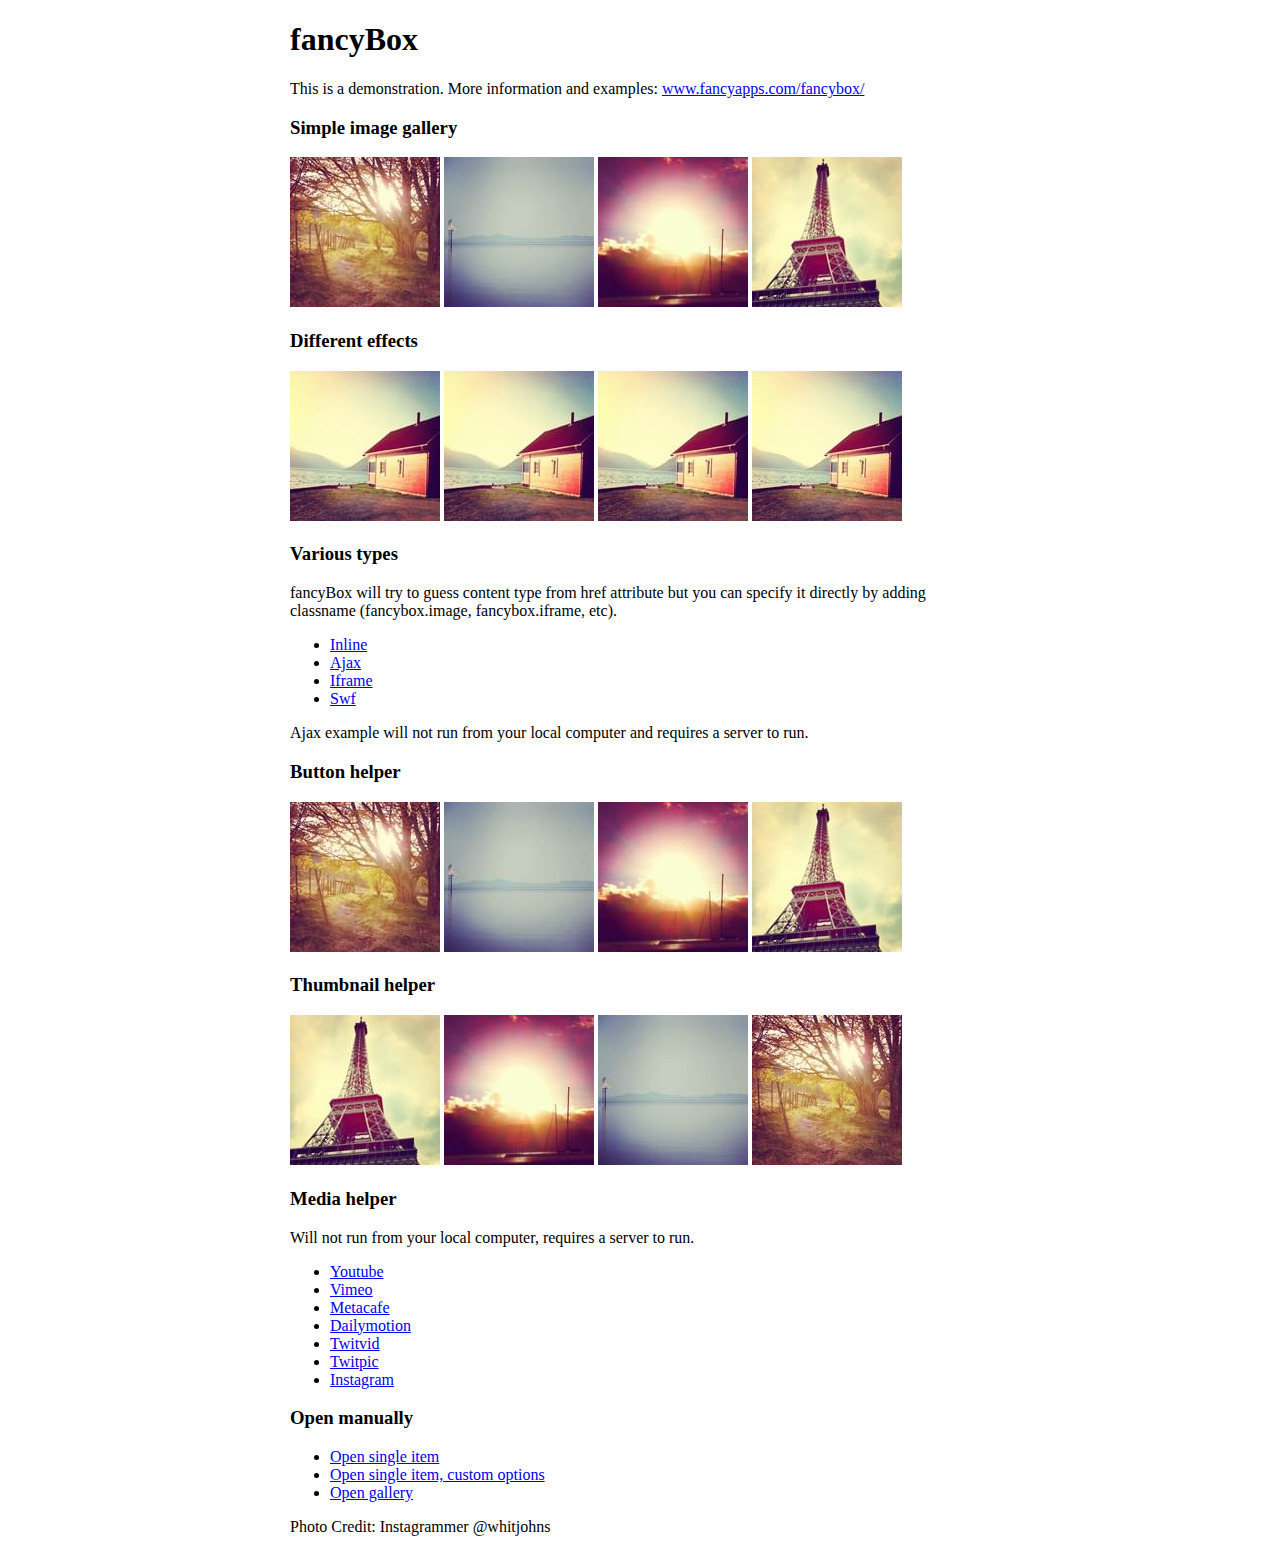
<file: carrusel y mas/fancyapps-fancyBox-v2.1.5-0-ge2248f4/fancyapps-fancyBox-18d1712/demo/index.html>
<!DOCTYPE html>
<html>
<head>
	<title>fancyBox - Fancy jQuery Lightbox Alternative | Demonstration</title>
	<meta http-equiv="Content-Type" content="text/html; charset=UTF-8" />

	<!-- Add jQuery library -->
	<script type="text/javascript" src="../lib/jquery-1.10.1.min.js"></script>

	<!-- Add mousewheel plugin (this is optional) -->
	<script type="text/javascript" src="../lib/jquery.mousewheel-3.0.6.pack.js"></script>

	<!-- Add fancyBox main JS and CSS files -->
	<script type="text/javascript" src="../source/jquery.fancybox.js?v=2.1.5"></script>
	<link rel="stylesheet" type="text/css" href="../source/jquery.fancybox.css?v=2.1.5" media="screen" />

	<!-- Add Button helper (this is optional) -->
	<link rel="stylesheet" type="text/css" href="../source/helpers/jquery.fancybox-buttons.css?v=1.0.5" />
	<script type="text/javascript" src="../source/helpers/jquery.fancybox-buttons.js?v=1.0.5"></script>

	<!-- Add Thumbnail helper (this is optional) -->
	<link rel="stylesheet" type="text/css" href="../source/helpers/jquery.fancybox-thumbs.css?v=1.0.7" />
	<script type="text/javascript" src="../source/helpers/jquery.fancybox-thumbs.js?v=1.0.7"></script>

	<!-- Add Media helper (this is optional) -->
	<script type="text/javascript" src="../source/helpers/jquery.fancybox-media.js?v=1.0.6"></script>

	<script type="text/javascript">
		$(document).ready(function() {
			/*
			 *  Simple image gallery. Uses default settings
			 */

			$('.fancybox').fancybox();

			/*
			 *  Different effects
			 */

			// Change title type, overlay closing speed
			$(".fancybox-effects-a").fancybox({
				helpers: {
					title : {
						type : 'outside'
					},
					overlay : {
						speedOut : 0
					}
				}
			});

			// Disable opening and closing animations, change title type
			$(".fancybox-effects-b").fancybox({
				openEffect  : 'none',
				closeEffect	: 'none',

				helpers : {
					title : {
						type : 'over'
					}
				}
			});

			// Set custom style, close if clicked, change title type and overlay color
			$(".fancybox-effects-c").fancybox({
				wrapCSS    : 'fancybox-custom',
				closeClick : true,

				openEffect : 'none',

				helpers : {
					title : {
						type : 'inside'
					},
					overlay : {
						css : {
							'background' : 'rgba(238,238,238,0.85)'
						}
					}
				}
			});

			// Remove padding, set opening and closing animations, close if clicked and disable overlay
			$(".fancybox-effects-d").fancybox({
				padding: 0,

				openEffect : 'elastic',
				openSpeed  : 150,

				closeEffect : 'elastic',
				closeSpeed  : 150,

				closeClick : true,

				helpers : {
					overlay : null
				}
			});

			/*
			 *  Button helper. Disable animations, hide close button, change title type and content
			 */

			$('.fancybox-buttons').fancybox({
				openEffect  : 'none',
				closeEffect : 'none',

				prevEffect : 'none',
				nextEffect : 'none',

				closeBtn  : false,

				helpers : {
					title : {
						type : 'inside'
					},
					buttons	: {}
				},

				afterLoad : function() {
					this.title = 'Image ' + (this.index + 1) + ' of ' + this.group.length + (this.title ? ' - ' + this.title : '');
				}
			});


			/*
			 *  Thumbnail helper. Disable animations, hide close button, arrows and slide to next gallery item if clicked
			 */

			$('.fancybox-thumbs').fancybox({
				prevEffect : 'none',
				nextEffect : 'none',

				closeBtn  : false,
				arrows    : false,
				nextClick : true,

				helpers : {
					thumbs : {
						width  : 50,
						height : 50
					}
				}
			});

			/*
			 *  Media helper. Group items, disable animations, hide arrows, enable media and button helpers.
			*/
			$('.fancybox-media')
				.attr('rel', 'media-gallery')
				.fancybox({
					openEffect : 'none',
					closeEffect : 'none',
					prevEffect : 'none',
					nextEffect : 'none',

					arrows : false,
					helpers : {
						media : {},
						buttons : {}
					}
				});

			/*
			 *  Open manually
			 */

			$("#fancybox-manual-a").click(function() {
				$.fancybox.open('1_b.jpg');
			});

			$("#fancybox-manual-b").click(function() {
				$.fancybox.open({
					href : 'iframe.html',
					type : 'iframe',
					padding : 5
				});
			});

			$("#fancybox-manual-c").click(function() {
				$.fancybox.open([
					{
						href : '1_b.jpg',
						title : 'My title'
					}, {
						href : '2_b.jpg',
						title : '2nd title'
					}, {
						href : '3_b.jpg'
					}
				], {
					helpers : {
						thumbs : {
							width: 75,
							height: 50
						}
					}
				});
			});


		});
	</script>
	<style type="text/css">
		.fancybox-custom .fancybox-skin {
			box-shadow: 0 0 50px #222;
		}

		body {
			max-width: 700px;
			margin: 0 auto;
		}
	</style>
</head>
<body>
	<h1>fancyBox</h1>

	<p>This is a demonstration. More information and examples: <a href="http://fancyapps.com/fancybox/">www.fancyapps.com/fancybox/</a></p>

	<h3>Simple image gallery</h3>
	<p>
		<a class="fancybox" href="1_b.jpg" data-fancybox-group="gallery" title="Lorem ipsum dolor sit amet"><img src="1_s.jpg" alt="" /></a>

		<a class="fancybox" href="2_b.jpg" data-fancybox-group="gallery" title="Etiam quis mi eu elit temp"><img src="2_s.jpg" alt="" /></a>

		<a class="fancybox" href="3_b.jpg" data-fancybox-group="gallery" title="Cras neque mi, semper leon"><img src="3_s.jpg" alt="" /></a>

		<a class="fancybox" href="4_b.jpg" data-fancybox-group="gallery" title="Sed vel sapien vel sem uno"><img src="4_s.jpg" alt="" /></a>
	</p>

	<h3>Different effects</h3>
	<p>
		<a class="fancybox-effects-a" href="5_b.jpg" title="Lorem ipsum dolor sit amet, consectetur adipiscing elit"><img src="5_s.jpg" alt="" /></a>

		<a class="fancybox-effects-b" href="5_b.jpg" title="Lorem ipsum dolor sit amet, consectetur adipiscing elit"><img src="5_s.jpg" alt="" /></a>

		<a class="fancybox-effects-c" href="5_b.jpg" title="Lorem ipsum dolor sit amet, consectetur adipiscing elit"><img src="5_s.jpg" alt="" /></a>

		<a class="fancybox-effects-d" href="5_b.jpg" title="Lorem ipsum dolor sit amet, consectetur adipiscing elit"><img src="5_s.jpg" alt="" /></a>
	</p>

	<h3>Various types</h3>
	<p>
		fancyBox will try to guess content type from href attribute but you can specify it directly by adding classname (fancybox.image, fancybox.iframe, etc).
	</p>
	<ul>
		<li><a class="fancybox" href="#inline1" title="Lorem ipsum dolor sit amet">Inline</a></li>
		<li><a class="fancybox fancybox.ajax" href="ajax.txt">Ajax</a></li>
		<li><a class="fancybox fancybox.iframe" href="iframe.html">Iframe</a></li>
		<li><a class="fancybox" href="http://www.adobe.com/jp/events/cs3_web_edition_tour/swfs/perform.swf">Swf</a></li>
	</ul>

	<div id="inline1" style="width:400px;display: none;">
		<h3>Etiam quis mi eu elit</h3>
		<p>
			Lorem ipsum dolor sit amet, consectetur adipiscing elit. Etiam quis mi eu elit tempor facilisis id et neque. Nulla sit amet sem sapien. Vestibulum imperdiet porta ante ac ornare. Nulla et lorem eu nibh adipiscing ultricies nec at lacus. Cras laoreet ultricies sem, at blandit mi eleifend aliquam. Nunc enim ipsum, vehicula non pretium varius, cursus ac tortor. Vivamus fringilla congue laoreet. Quisque ultrices sodales orci, quis rhoncus justo auctor in. Phasellus dui eros, bibendum eu feugiat ornare, faucibus eu mi. Nunc aliquet tempus sem, id aliquam diam varius ac. Maecenas nisl nunc, molestie vitae eleifend vel, iaculis sed magna. Aenean tempus lacus vitae orci posuere porttitor eget non felis. Donec lectus elit, aliquam nec eleifend sit amet, vestibulum sed nunc.
		</p>
	</div>

	<p>
		Ajax example will not run from your local computer and requires a server to run.
	</p>

	<h3>Button helper</h3>
	<p>
		<a class="fancybox-buttons" data-fancybox-group="button" href="1_b.jpg"><img src="1_s.jpg" alt="" /></a>

		<a class="fancybox-buttons" data-fancybox-group="button" href="2_b.jpg"><img src="2_s.jpg" alt="" /></a>

		<a class="fancybox-buttons" data-fancybox-group="button" href="3_b.jpg"><img src="3_s.jpg" alt="" /></a>

		<a class="fancybox-buttons" data-fancybox-group="button" href="4_b.jpg"><img src="4_s.jpg" alt="" /></a>
	</p>

	<h3>Thumbnail helper</h3>
	<p>
		<a class="fancybox-thumbs" data-fancybox-group="thumb" href="4_b.jpg"><img src="4_s.jpg" alt="" /></a>

		<a class="fancybox-thumbs" data-fancybox-group="thumb" href="3_b.jpg"><img src="3_s.jpg" alt="" /></a>

		<a class="fancybox-thumbs" data-fancybox-group="thumb" href="2_b.jpg"><img src="2_s.jpg" alt="" /></a>

		<a class="fancybox-thumbs" data-fancybox-group="thumb" href="1_b.jpg"><img src="1_s.jpg" alt="" /></a>
	</p>

	<h3>Media helper</h3>
	<p>
		Will not run from your local computer, requires a server to run.
	</p>

	<ul>
		<li><a class="fancybox-media" href="http://www.youtube.com/watch?v=opj24KnzrWo">Youtube</a></li>
		<li><a class="fancybox-media" href="http://vimeo.com/47480346">Vimeo</a></li>
		<li><a class="fancybox-media" href="http://www.metacafe.com/watch/7635964/">Metacafe</a></li>
		<li><a class="fancybox-media" href="http://www.dailymotion.com/video/xoeylt_electric-guest-this-head-i-hold_music">Dailymotion</a></li>
		<li><a class="fancybox-media" href="http://twitvid.com/QY7MD">Twitvid</a></li>
		<li><a class="fancybox-media" href="http://twitpic.com/7p93st">Twitpic</a></li>
		<li><a class="fancybox-media" href="http://instagr.am/p/IejkuUGxQn">Instagram</a></li>
	</ul>

	<h3>Open manually</h3>
	<ul>
		<li><a id="fancybox-manual-a" href="javascript:;">Open single item</a></li>
		<li><a id="fancybox-manual-b" href="javascript:;">Open single item, custom options</a></li>
		<li><a id="fancybox-manual-c" href="javascript:;">Open gallery</a></li>
	</ul>

	<p>
		Photo Credit: Instagrammer @whitjohns
	</p>
</body>
</html>
</file>
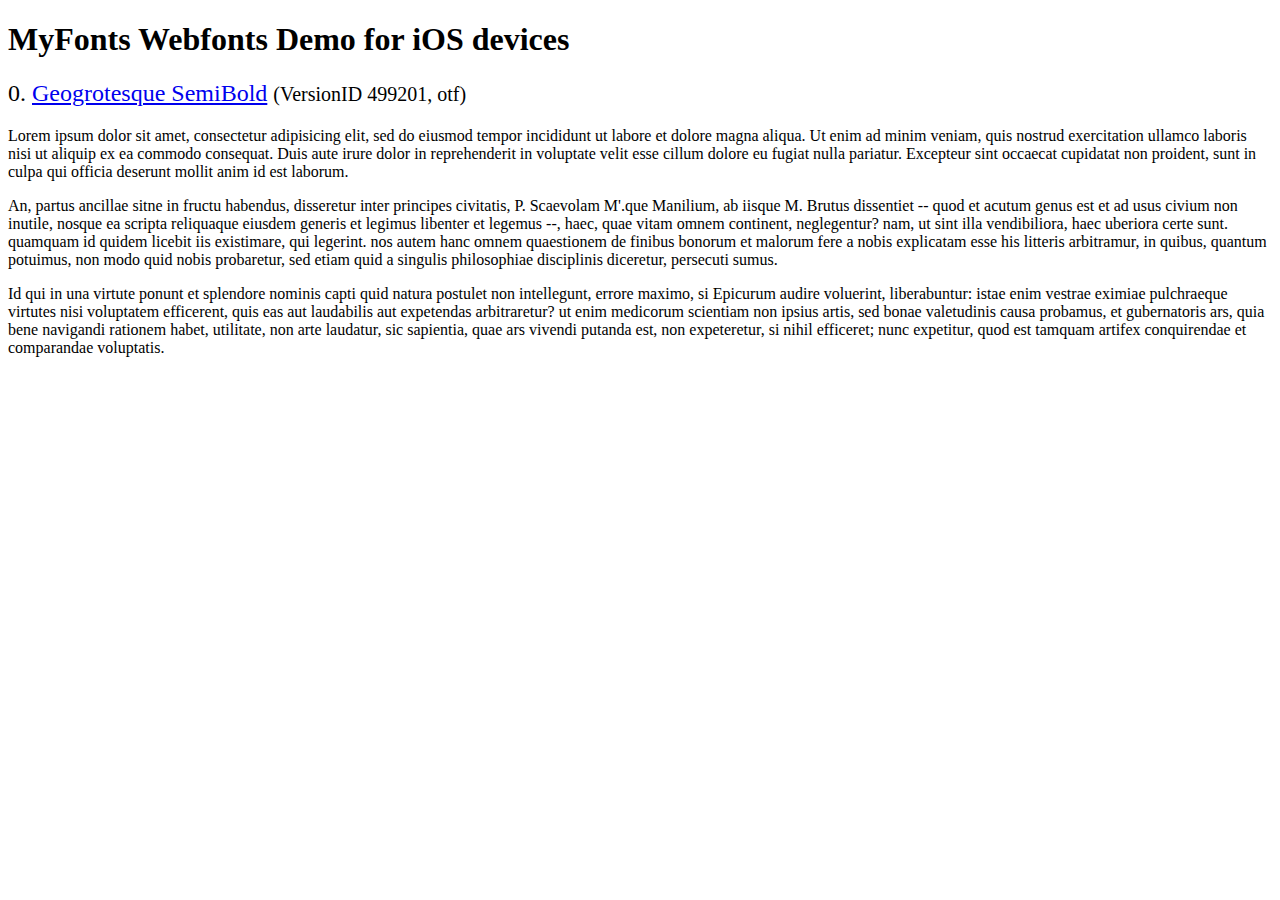
<file: carrusel y mas/woothemes-FlexSlider-version-2.2.2-25-g8b3766e/woothemes-FlexSlider-8b3766e/demo/fonts/webfonts/geo-semibold/svg/index.html>
<!DOCTYPE html>
<html>
<head>
<title>MyFonts Webfonts Demo for iOS devices</title>
<meta http-equiv="content-type" content="text/html; charset=utf-8" />

<style type="text/css" media="all">

	h2 {
		 font-weight:normal;
	}

		
	@font-face {
		font-family:"Geogrotesque-SemiBold";
		src:url("style_169898.svg#Geogrotesque-SemiBold") format("svg");
	}
	
	.webfont_0 {
		font-family: Geogrotesque-SemiBold;
	}
		
</style>

</head>

<body>

<h1>MyFonts Webfonts Demo for iOS devices</h1>


<h2>0. <span class='webfont_0'><a href='http://new.myfonts.com/search/style::169898/'>Geogrotesque SemiBold</a></span>
<small>(VersionID 499201, otf)</small>
</h2>

<p class='webfont_0'>Lorem ipsum dolor sit amet, consectetur adipisicing elit, sed do eiusmod tempor incididunt ut labore et dolore magna aliqua. Ut enim ad minim veniam, quis nostrud exercitation ullamco laboris nisi ut aliquip ex ea commodo consequat. Duis aute irure dolor in reprehenderit in voluptate velit esse cillum dolore eu fugiat nulla pariatur. Excepteur sint occaecat cupidatat non proident, sunt in culpa qui officia deserunt mollit anim id est laborum.</p>

<p class='webfont_0'>An, partus ancillae sitne in fructu habendus, disseretur inter principes civitatis, P. Scaevolam M'.que Manilium, ab iisque M. Brutus dissentiet -- quod et acutum genus est et ad usus civium non inutile, nosque ea scripta reliquaque eiusdem generis et legimus libenter et legemus --, haec, quae vitam omnem continent, neglegentur? nam, ut sint illa vendibiliora, haec uberiora certe sunt. quamquam id quidem licebit iis existimare, qui legerint. nos autem hanc omnem quaestionem de finibus bonorum et malorum fere a nobis explicatam esse his litteris arbitramur, in quibus, quantum potuimus, non modo quid nobis probaretur, sed etiam quid a singulis philosophiae disciplinis diceretur, persecuti sumus.</p>

<p class='webfont_0'>Id qui in una virtute ponunt et splendore nominis capti quid natura postulet non intellegunt, errore maximo, si Epicurum audire voluerint, liberabuntur: istae enim vestrae eximiae pulchraeque virtutes nisi voluptatem efficerent, quis eas aut laudabilis aut expetendas arbitraretur? ut enim medicorum scientiam non ipsius artis, sed bonae valetudinis causa probamus, et gubernatoris ars, quia bene navigandi rationem habet, utilitate, non arte laudatur, sic sapientia, quae ars vivendi putanda est, non expeteretur, si nihil efficeret; nunc expetitur, quod est tamquam artifex conquirendae et comparandae voluptatis.</p>




</body>
</html>
</file>
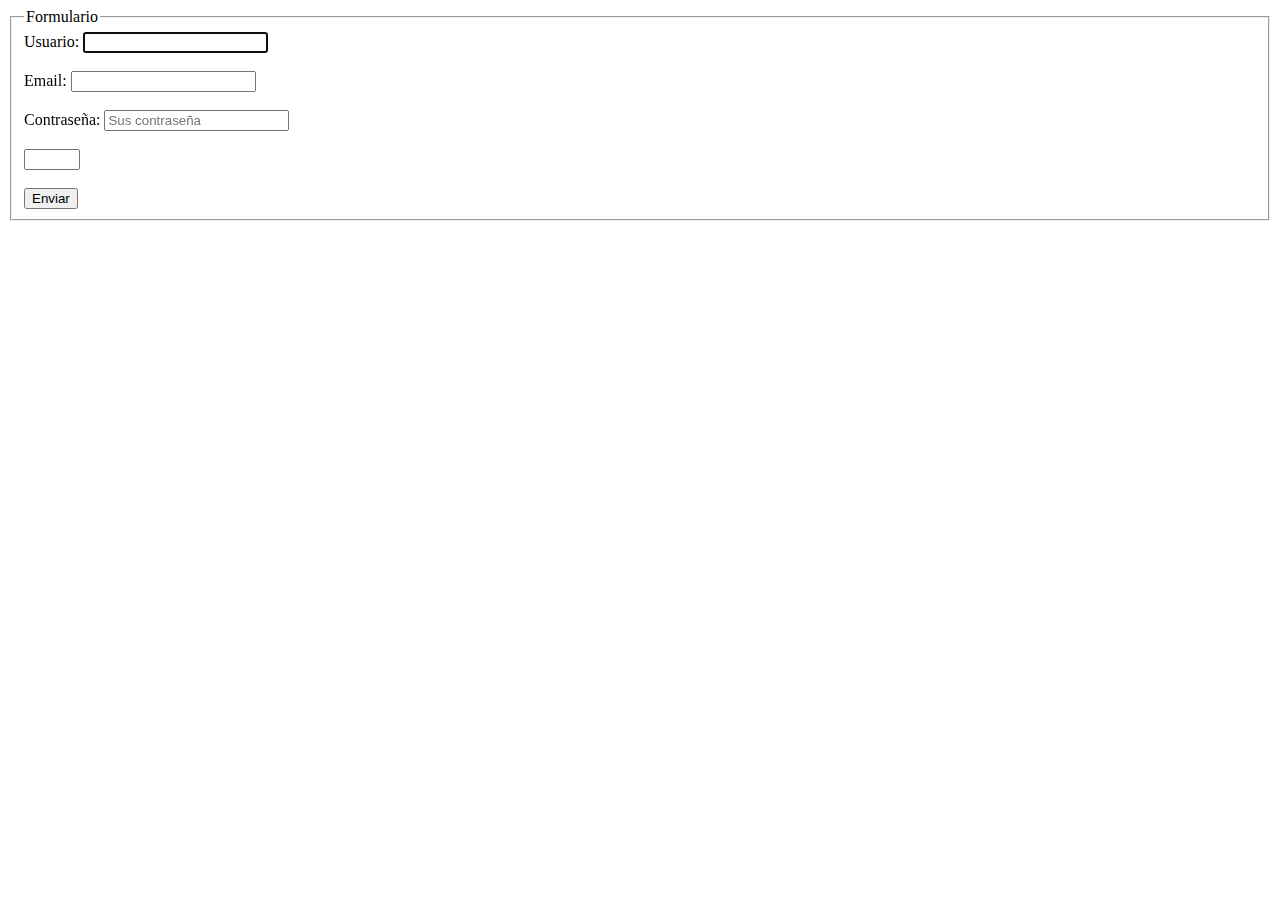
<file: atributosFormulario.html>
<!DOCTYPE html>
<html lang="en">

<head>
    <meta charset="UTF-8">
    <title>Atributos Formulario</title>
</head>

<body>
    <form action="" method="get">
        <!-- Genera un estilo de formulario con el titulo -->
        <fieldset>
            <legend>Formulario</legend>
            
            <label>Usuario:</label>
            <input type="text" autofocus> <!-- autofocus sirve para pocisionar en el input -->
            <br><br> 

            <label>Email:</label>
            <input type="email" required> <!-- required sirve para indicar que falta rellenar el campo -->
            <br><br>

            <label>Contraseña:</label>
            <input type="password" placeholder="Sus contraseña"> <!-- placeholder sirve para poner comentario de fondo -->
            <br><br>

            <input type="number" min="0" max="10">
            <br><br>

            <button>Enviar</button>
        </fieldset>
    </form>
</body>

</html>
</file>
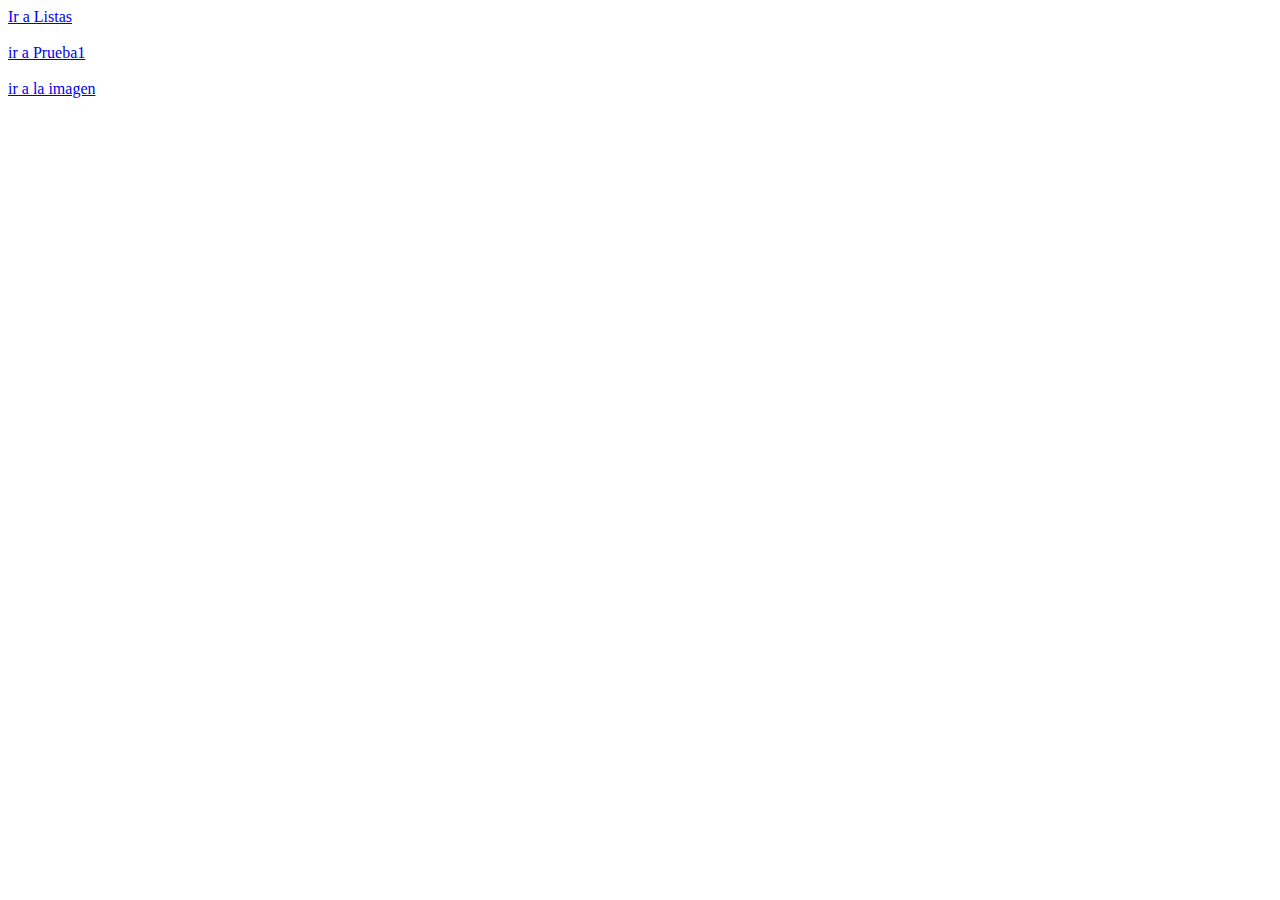
<file: enlaces.html>
<!DOCTYPE html>
<html lang="en">
<head>
    <meta charset="UTF-8">
    <title>Enlaces</title>
</head>
<body>
    <a href="listas.html">Ir a Listas</a> <!-- Te direcciona a la direccion definida en href-->
    <br><br> 
    <a href="prueba1.html" target="_blank">ir a Prueba1</a> <!-- Te direcciona a la direccion definida en href abriendo una nueva pestaña-->
    <br><br>
    <a href="img/lobo.jfif" target="_blank">ir a la imagen</a>
</body>
</html>
</file>
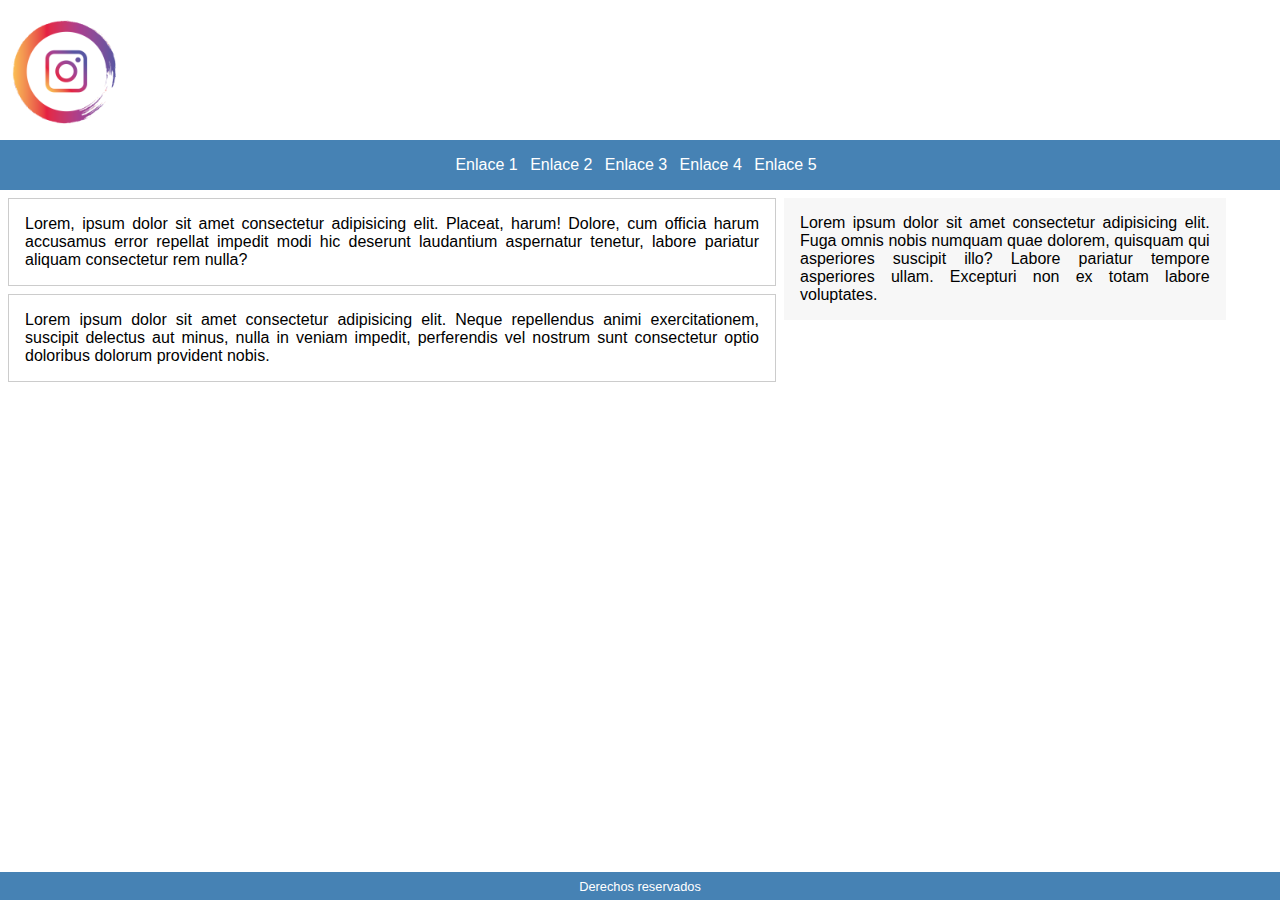
<file: EstructuraSemantica.html>
<!DOCTYPE html>
<html lang="en">
<head>
    <meta charset="UTF-8">
    <link rel="stylesheet" href="css/estilos.css">
    <title>Estructura Semantica</title>
</head>
<body>
    <!-- Cabezera del documento -->
    <header>
        <img src="img/ins.png">
    </header>

    <!-- Barra de navegacion -->
    <nav>
        <a href="">Enlace 1</a>
        <a href="">Enlace 2</a>
        <a href="">Enlace 3</a>
        <a href="">Enlace 4</a>
        <a href="">Enlace 5</a>
    </nav>

    <!-- Contenido principal de la pagina -->
    <section>
        <article>
            <p>
                Lorem, ipsum dolor sit amet consectetur adipisicing elit. 
                Placeat, harum! Dolore, cum officia harum accusamus error 
                repellat impedit modi hic deserunt laudantium aspernatur tenetur, 
                labore pariatur aliquam consectetur rem nulla?
            </p>
        </article>

        <article>
            <p>
                Lorem ipsum dolor sit amet consectetur adipisicing elit. 
                Neque repellendus animi exercitationem, suscipit delectus aut minus, 
                nulla in veniam impedit, perferendis vel nostrum sunt consectetur 
                optio doloribus dolorum provident nobis.
            </p>
        </article>
    </section>

    <!-- Contenido externo de la página -->
    <aside>
        <p>
           Lorem ipsum dolor sit amet consectetur adipisicing elit. 
           Fuga omnis nobis numquam quae dolorem, quisquam qui asperiores 
           suscipit illo? Labore pariatur tempore asperiores ullam. 
           Excepturi non ex totam labore voluptates.
        </p>
    </aside>

    <!-- Pie de página -->
    <footer>
        <p>Derechos reservados</p>
    </footer>

</body>
</html>
</file>
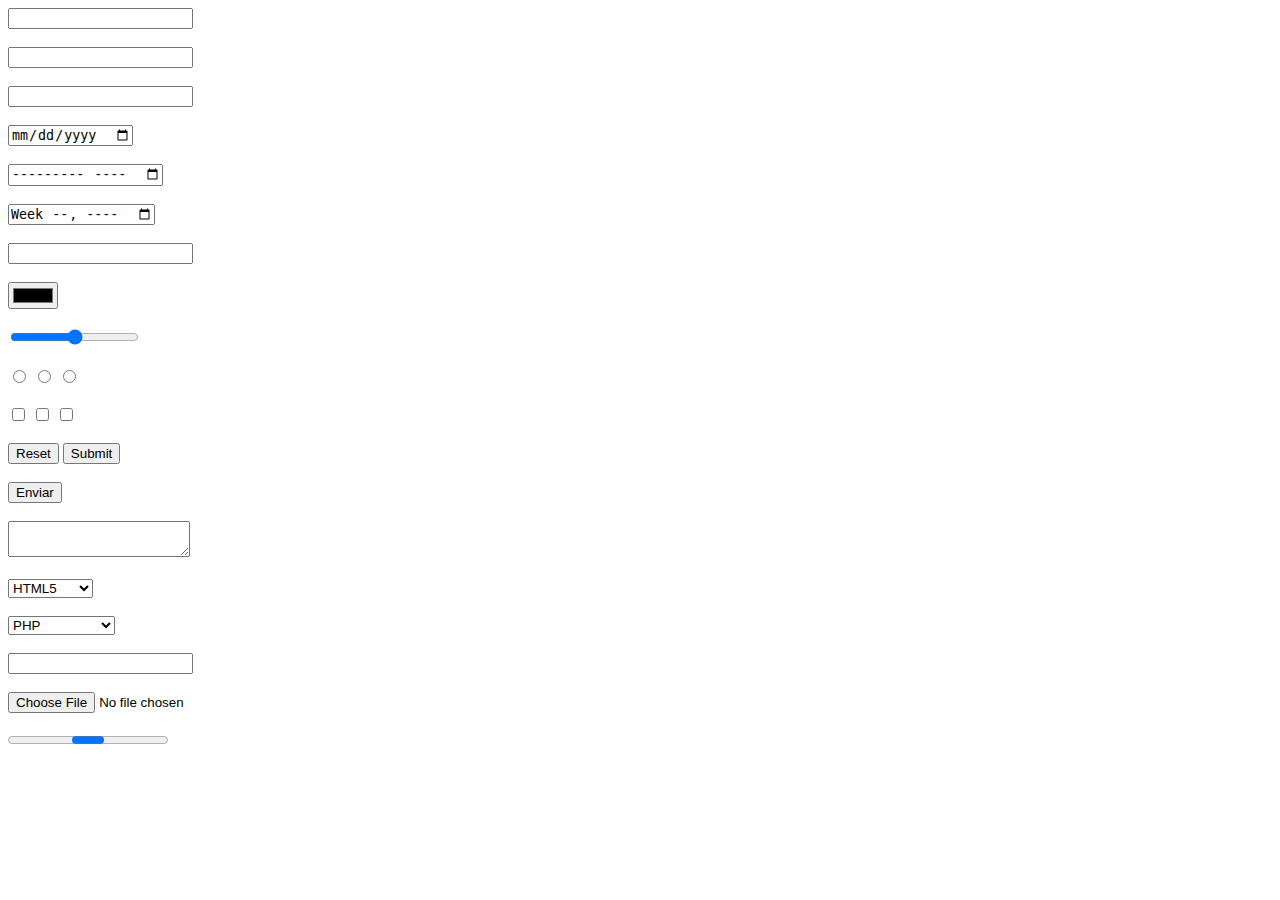
<file: formulario.html>
<!DOCTYPE html>
<html lang="en">
<head>
    <meta charset="UTF-8">
    <title>Formulario</title>
</head>
<body>
    <form>
        <input type="text"><br><br> <!-- input de tipo texto -->
        <input type="password"><br><br> <!-- input de tipo contraseña -->
        <input type="email"><br><br> <!-- input de tipo email -->
        <input type="date"><br><br> <!-- input de tipo fecha dia/mes/año -->
        <input type="month"><br><br> <!-- input de tipo fecha mes/año -->
        <input type="week"><br><br> <!-- input de tipo fecha semana dia/año -->
        <input type="number"><br><br> <!-- input de tipo numerico -->
        
        <input type="color"><br><br> <!-- input de tipo color -->
        <input type="range"><br><br> <!-- input de tipo rango -->

        <!-- input de tipo radio button -->
        <input type="radio" name="genero" value="F"> 
        <input type="radio" name="genero" value="M">
        <input type="radio" name="genero" value="I"><br><br>

        <!-- input de tipo seleccion multiple -->
        <input type="checkbox">
        <input type="checkbox">
        <input type="checkbox"><br><br>

        <input type="reset"> <!-- Input de tipo boton de restablecer -->
        <input type="submit"><br><br> <!-- Input de tipo boton enviar -->
        
        <button>Enviar</button><br><br> <!-- Etiqueta de boton -->
        <textarea></textarea><br><br> <!-- Etiqueta de area de texto -->

        <!-- Lista desplegable -->
        <select>
            <option>HTML5</option>
            <option>CSS3</option>
            <option>JavaScript</option>
        </select><br><br>

        <select>
            <optgroup label="Lenguajes">
                <option>PHP</option>
                <option>Java</option>
                <option>C#</option>
            </optgroup>

            <optgroup label="Base de datos"> <!-- Agrega un titulo a la lista no como una opcion -->
                <option>MySQL</option>
                <option>ORACLE</option>
                <option>SQL Server</option>
            </optgroup>
        </select><br><br>

        <!-- Otra forma de crear listas desplegables pero con input -->
        <input list="Etiquetas">
            <datalist id="Etiquetas">
                <option value="Texto">
                <option value="Tablas">
            </datalist><br><br>
        
        <input type="file"><br><br> <!-- Input para seleccionar un archivo de tu pc -->

        <progress></progress> <!-- Barra de progreso -->

    </form>
</body>
</html>
</file>
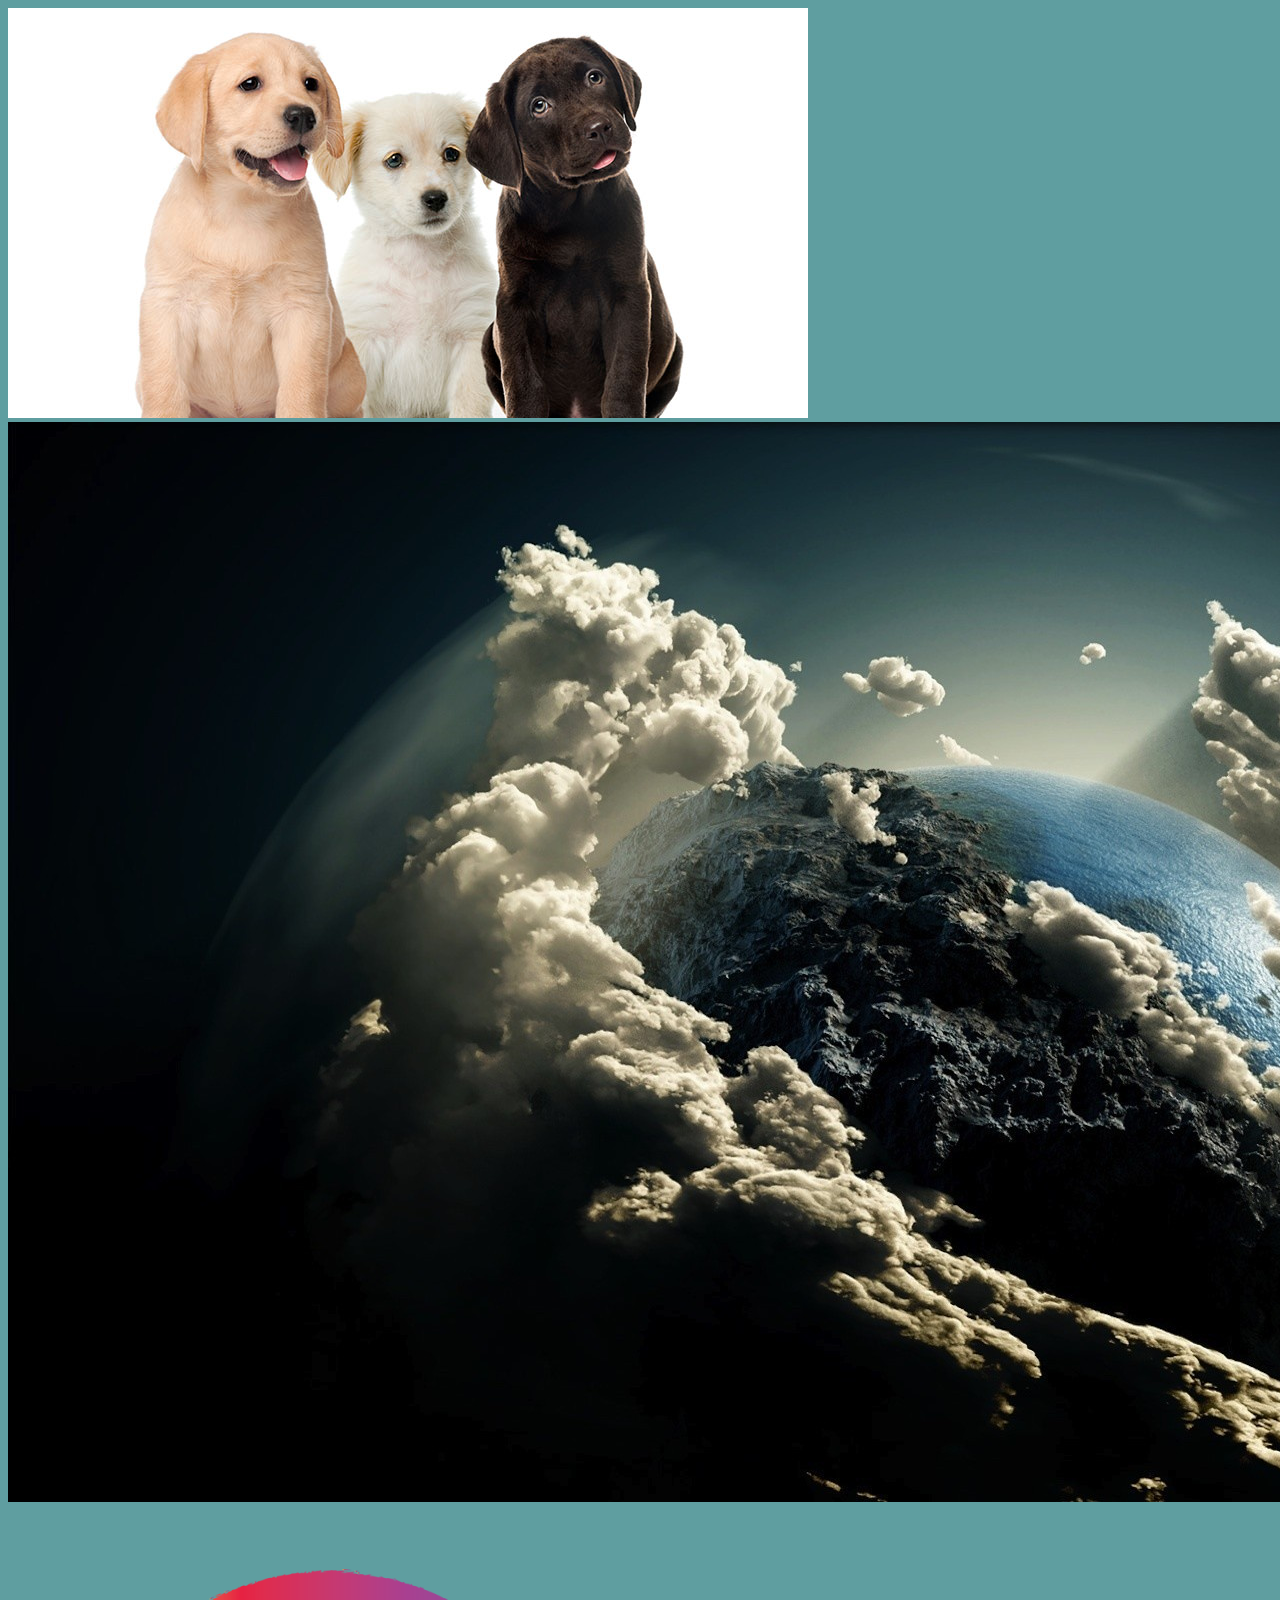
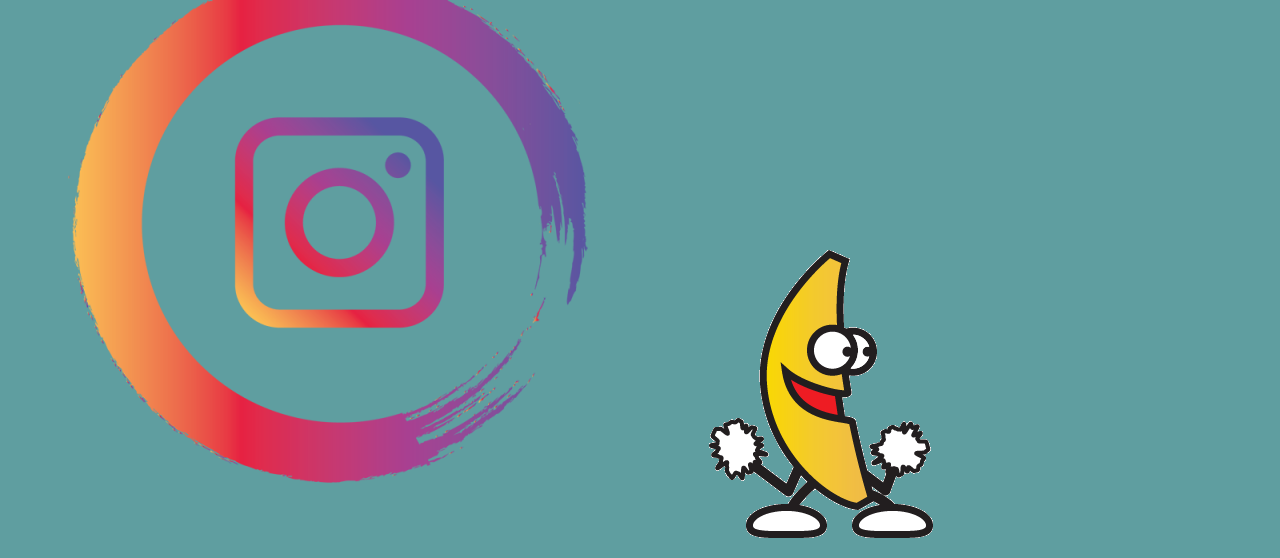
<file: imagenes.html>
<!DOCTYPE html>
<html lang="en">
<head>
    <meta charset="UTF-8">
    <title>Imagenes</title>
    <style type="text/css">
        body{
            background-color:cadetblue;
        }
    </style>

</head>
<body>
    <img src="img/perros1.jpg" alt="imagen de perritos">
    <img src="img/mundo.jpg" alt="imagen de la tierra">
    <img src="img/ins.png" alt="imagen de perrito sin fondo">
    <img src="img/banana.gif" alt="banana bailando">
</body>
</html>
</file>
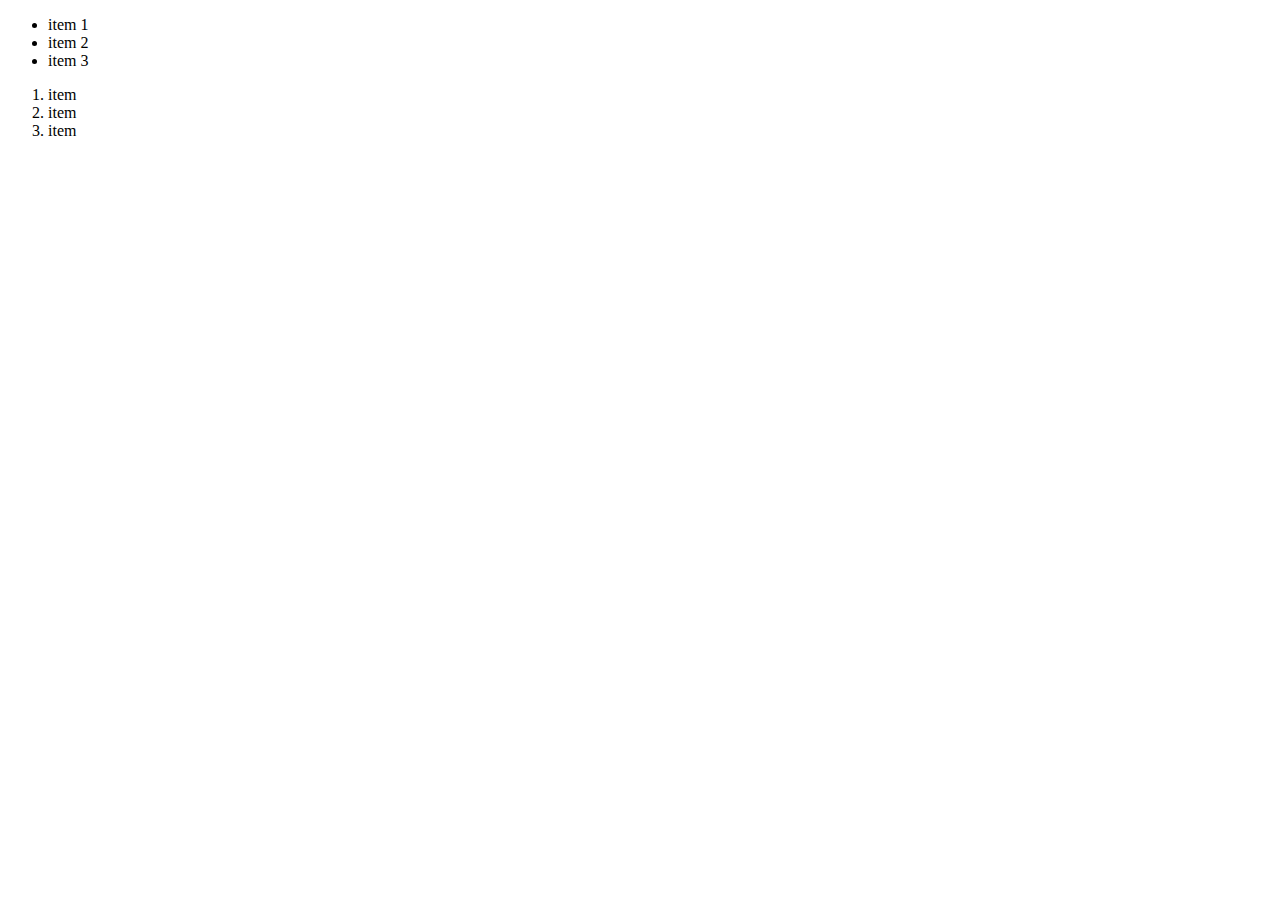
<file: listas.html>
<!DOCTYPE html>
<html lang="en">
<head>
    <meta charset="UTF-8">
    <title>Listas</title>
</head>
<body>
    <!-- ul lista desordenada con circulos -->
    <ul>
        <li>item 1</li>
        <li>item 2</li>
        <li>item 3</li>
    </ul>

    <!-- ol lista ordenada con numeros -->
    <ol>
        <li>item</li>
        <li>item</li>
        <li>item</li>
    </ol>
</body>
</html>
</file>
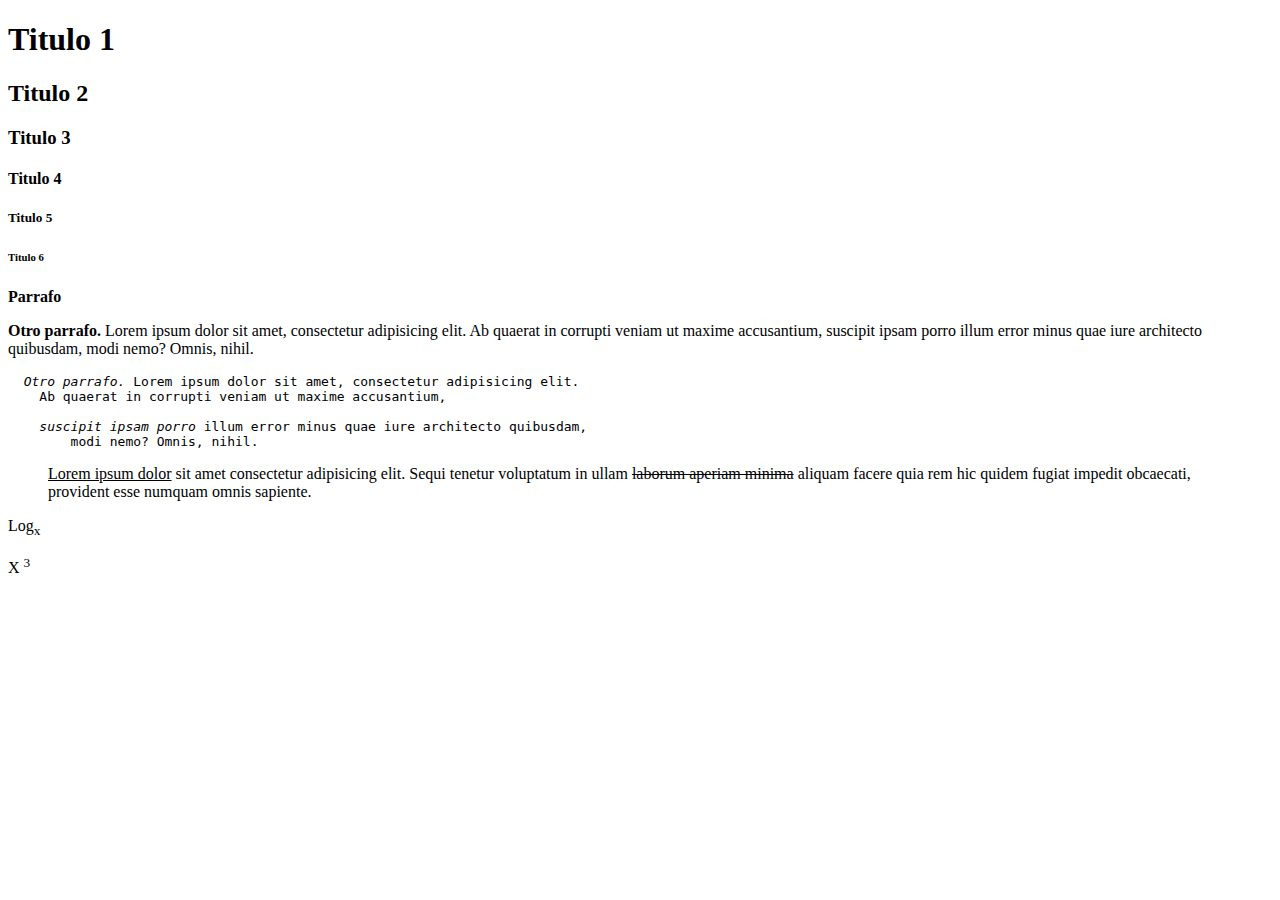
<file: prueba1.html>
<!DOCTYPE html> <!-- indica la version html la cual es html5-->
<html lang="en"> <!-- El atributo lang define el idioma del contenido dentro del sitio en el explorador -->
<head>
    <meta charset="UTF-8"> <!-- nos permite trabajar con caracteres especiales como tildes, acentos y ñ -->
    <title>Document</title>
</head>
<body>
    <h1>Titulo 1</h1>
    <h2>Titulo 2</h2>
    <h3>Titulo 3</h3>
    <h4>Titulo 4</h4>
    <h5>Titulo 5</h5>
    <h6>Titulo 6</h6>
    <p> <b>Parrafo</b> </p>

    <p> <strong>Otro parrafo.</strong> Lorem ipsum dolor sit amet, consectetur adipisicing elit. 
        Ab quaerat in corrupti veniam ut maxime accusantium, 
        suscipit ipsam porro illum error minus quae iure architecto quibusdam, 
        modi nemo? Omnis, nihil.</p>

    <pre> <i> Otro parrafo. </i>Lorem ipsum dolor sit amet, consectetur adipisicing elit. 
    Ab quaerat in corrupti veniam ut maxime accusantium, 

    <em>suscipit ipsam porro</em> illum error minus quae iure architecto quibusdam, 
        modi nemo? Omnis, nihil.</pre> <!-- Estilo preformateado ubicandode en la totalidad del navegador -->

    <blockquote> <u>Lorem ipsum dolor</u> sit amet consectetur adipisicing elit. Sequi tenetur voluptatum in ullam 
        <s>laborum aperiam minima</s> aliquam facere quia rem hic quidem fugiat impedit obcaecati, 
        provident esse numquam omnis sapiente.</blockquote> <!-- Genera el texto en bloque central en el navegador -->

    <p>Log<sub>x</sub></p>
    <p>X <sup>3</sup></p>
</body>
</html>
</file>
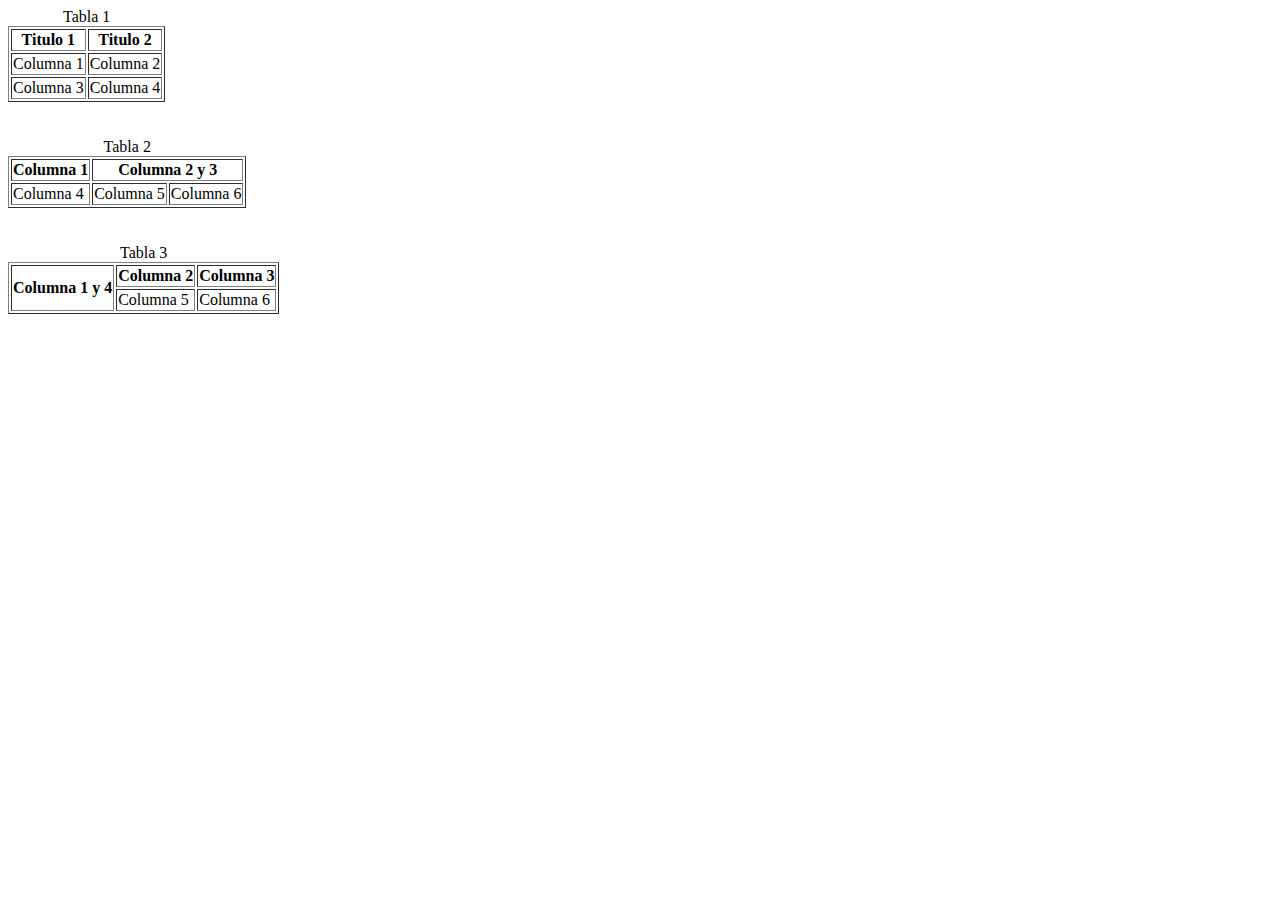
<file: tabla.html>
<!DOCTYPE html>
<html lang="en">
<head>
    <meta charset="UTF-8">
    <title>Tablas</title>
</head>
<body>
    <table border="1">
        <caption>Tabla 1</caption> <!-- Titulo de la tabla -->
        
        <tr>
            <th>Titulo 1</th>
            <th>Titulo 2</th>
        </tr>

        <tr>
            <td>Columna 1</td>
            <td>Columna 2</td>
        </tr>

        <tr>
            <td>Columna 3</td>
            <td>Columna 4</td>
        </tr>
    </table>
    <br><br>

    <table border="1">
        <caption>Tabla 2</caption>

        <tr>
            <th>Columna 1</th>
            <th colspan="2">Columna 2 y 3</th> <!-- colspan une columnas de forma de horizontal -->
        </tr>

        <tr>
            <td>Columna 4</td>
            <td>Columna 5</td>
            <td>Columna 6</td>
        </tr>
    </table>
    <br><br>

    <table border="1">
        <caption>Tabla 3</caption>

        <tr>
            <th rowspan="2">Columna 1 y 4</th><!-- rowspan une columnas de forma de vertical -->
            <th>Columna 2</th>
            <th>Columna 3</th>
        </tr>

        <tr>
            <td>Columna 5</td>
            <td>Columna 6</td>
        </tr>
    </table>

</body>
</html>
</file>
<file: css/estilos.css>
*{
    margin: 0;
    padding: 0;
}

body{
    font-family: sans-serif;
    font-size: 16px;
}

img{
    padding-top: .5em;
    width: 10%;
    height: 10%;
}

nav{
    background-color: steelblue;
    text-align: center;
}

nav a{
    display: inline-block;
    padding: 1em 0.5em 1em 0;
    text-decoration: none;
}

nav a:hover{
    color: tomato;
}

section{
    margin: 0 0.5em 0 0.5em;
    height: auto;
    width: 60%;
    float: left;
}

article{
    margin-top: 0.5em;
    border: 1px solid #cccccc;
    padding: 1em;
}

p{
    text-align: justify;
}

aside{
    background-color: #f7f7f7;
    float: left;
    height: auto;
    width: 32%;
    margin-top: 0.5em;
    padding: 1em; 
}

footer{
    background-color: steelblue;
    bottom: 0;
    float: left;
    position: fixed;
    width: 100%;
}

footer p{
    font-size: 0.8em;
    text-align: center;
    padding: 0.5em 0 0.5em 0;
}

nav a, footer p{
    color: #ffff;
}
</file>
